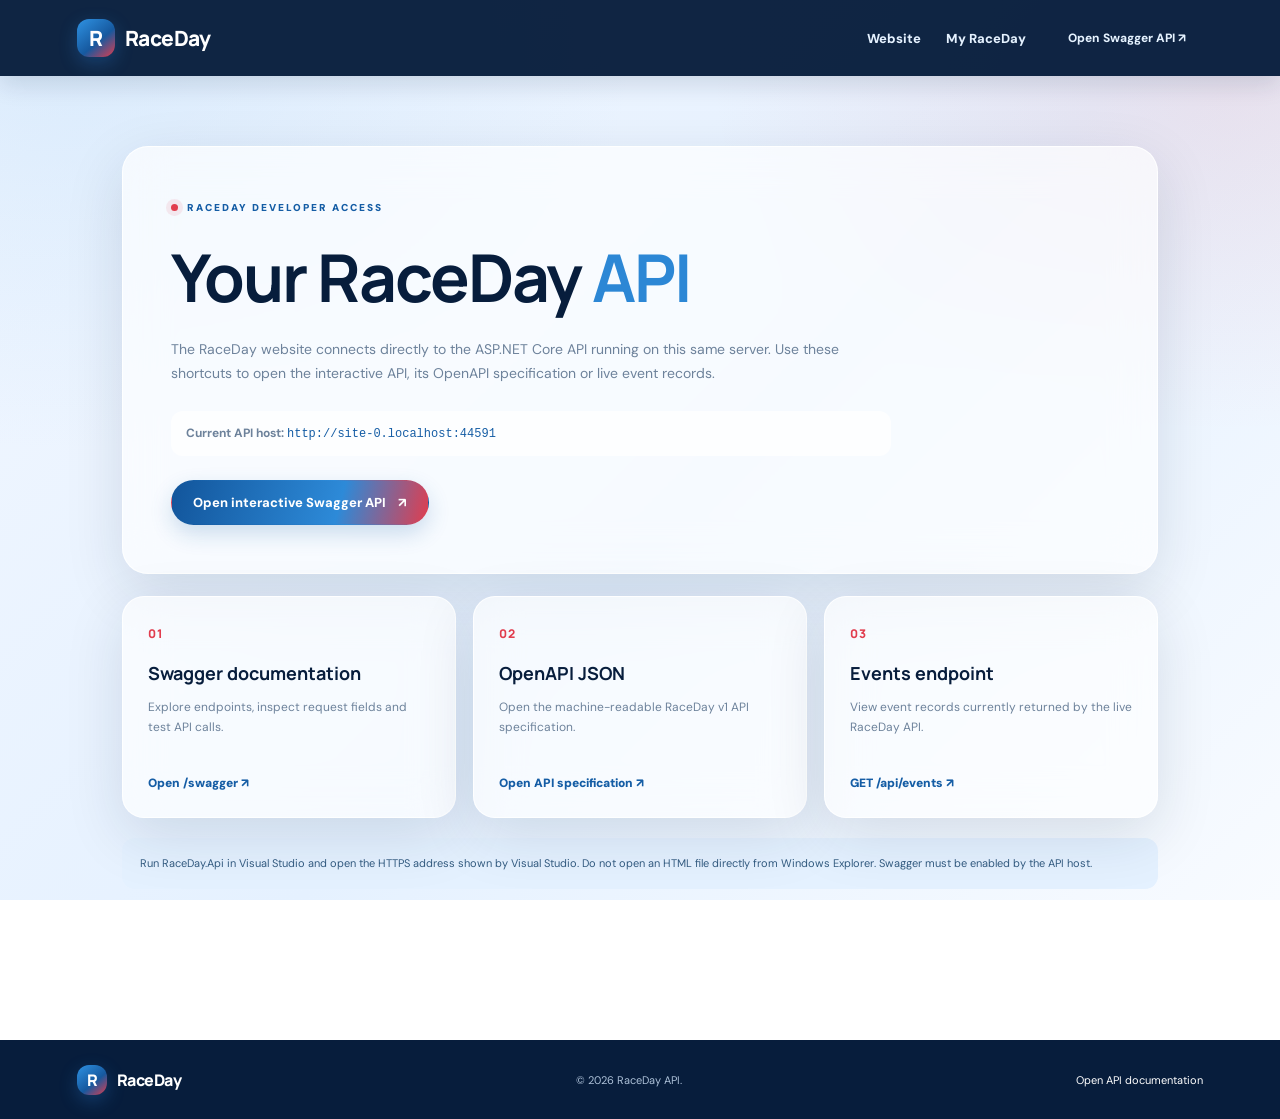
<file: wwwroot/api.html>
<!doctype html>
<html lang="en">
<head>
  <meta charset="utf-8"><meta name="viewport" content="width=device-width,initial-scale=1">
  <title>RaceDay API | Developer access</title>
  <link rel="icon" type="image/svg+xml" href="images/logo.svg"><link rel="stylesheet" href="css/site.css">
</head>
<body class="home-page">
  <header class="topbar"><a class="brand" href="index.html"><span class="brand-mark">R</span><span>RaceDay</span></a>
    <nav class="top-links"><a href="index.html">Website</a><a href="portal.html">My RaceDay</a><a class="button button-small" href="/swagger" target="_blank" rel="noopener">Open Swagger API ↗</a></nav>
  </header>
  <main class="api-access-page">
    <section class="api-access-hero glass-panel">
      <span class="eyebrow"><span class="eyebrow-dot"></span> RACEDAY DEVELOPER ACCESS</span>
      <h1>Your RaceDay <span>API</span></h1>
      <p>The RaceDay website connects directly to the ASP.NET Core API running on this same server. Use these shortcuts to open the interactive API, its OpenAPI specification or live event records.</p>
      <p class="api-base-line"><strong>Current API host:</strong> <code id="apiBaseUrl">Detecting…</code></p>
      <a class="button button-primary api-main-button" href="/swagger" target="_blank" rel="noopener">Open interactive Swagger API <span>↗</span></a>
    </section>
    <section class="api-access-grid">
      <article class="glass-panel api-access-card"><span class="api-card-symbol">01</span><h2>Swagger documentation</h2><p>Explore endpoints, inspect request fields and test API calls.</p><a href="/swagger" target="_blank" rel="noopener">Open /swagger ↗</a></article>
      <article class="glass-panel api-access-card"><span class="api-card-symbol">02</span><h2>OpenAPI JSON</h2><p>Open the machine-readable RaceDay v1 API specification.</p><a href="/swagger/v1/swagger.json" target="_blank" rel="noopener">Open API specification ↗</a></article>
      <article class="glass-panel api-access-card"><span class="api-card-symbol">03</span><h2>Events endpoint</h2><p>View event records currently returned by the live RaceDay API.</p><a href="/api/events" target="_blank" rel="noopener">GET /api/events ↗</a></article>
    </section>
    <p class="api-access-note">Run RaceDay.Api in Visual Studio and open the HTTPS address shown by Visual Studio. Do not open an HTML file directly from Windows Explorer. Swagger must be enabled by the API host.</p>
  </main>
  <footer class="footer"><a class="brand" href="index.html"><span class="brand-mark">R</span><span>RaceDay</span></a><span>© <span id="year"></span> RaceDay API.</span><a href="/swagger">Open API documentation</a></footer>
  <script>document.getElementById('apiBaseUrl').textContent=window.location.origin;document.getElementById('year').textContent=new Date().getFullYear();</script>
</body></html>
</file>
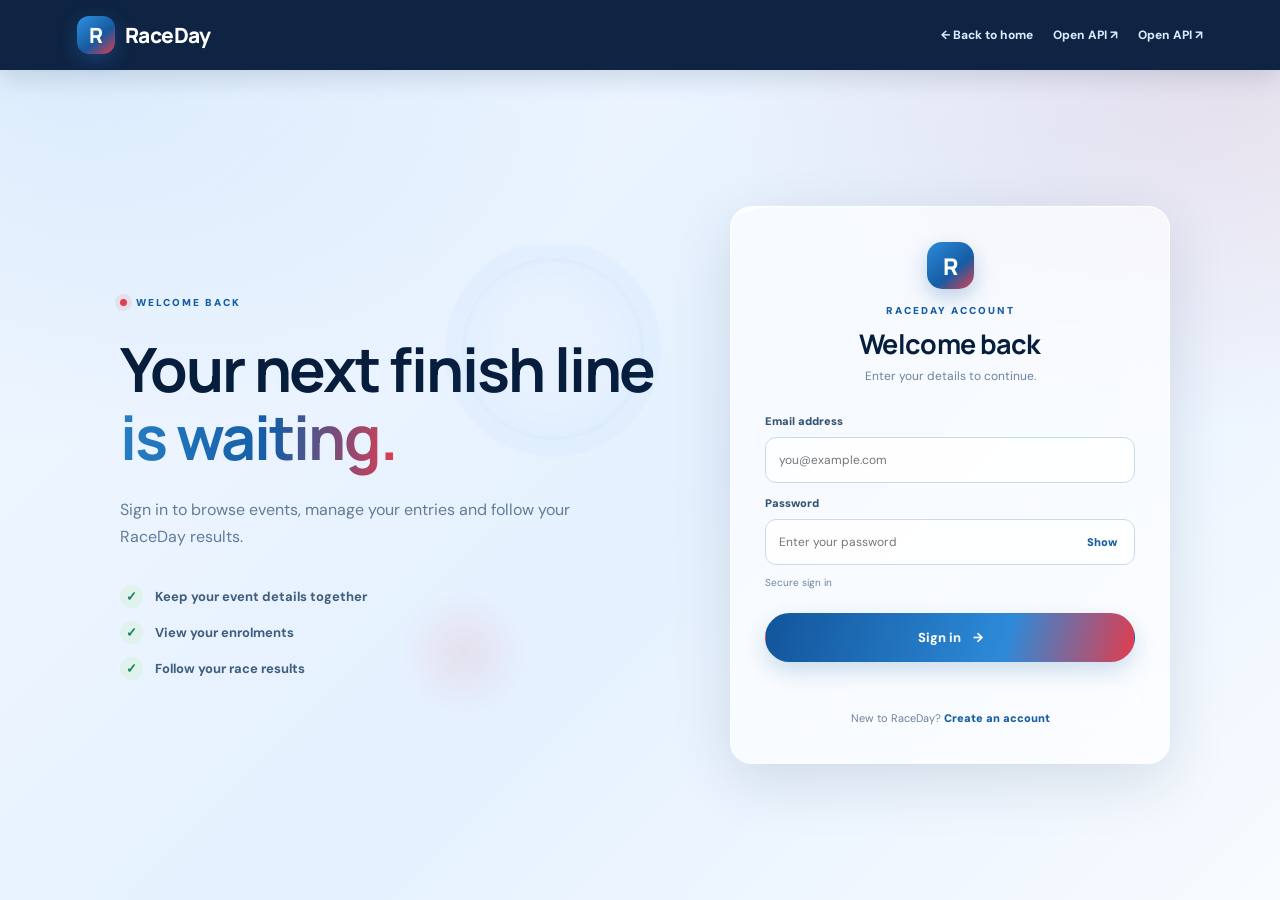
<file: wwwroot/login.html>
<!doctype html>
<html lang="en">
<head><meta charset="utf-8"><meta name="viewport" content="width=device-width,initial-scale=1"><title>Login | RaceDay</title><link rel="icon" type="image/svg+xml" href="images/logo.svg"><link rel="stylesheet" href="css/site.css"></head>
<body class="auth-page">
  <header class="topbar auth-topbar"><a class="brand" href="index.html"><span class="brand-mark">R</span><span>RaceDay</span></a><div class="auth-header-links"><div class="auth-header-links"><a class="back-link" href="index.html">← Back to home</a><a class="back-link" href="/swagger" target="_blank" rel="noopener">Open API ↗</a></div><a class="back-link" href="/swagger" target="_blank" rel="noopener">Open API ↗</a></div></header>
  <main class="auth-layout">
    <section class="auth-story">
      <span class="eyebrow"><span class="eyebrow-dot"></span> WELCOME BACK</span>
      <h1>Your next finish line <span>is waiting.</span></h1>
      <p>Sign in to browse events, manage your entries and follow your RaceDay results.</p>
      <div class="auth-feature-list"><div><span>✓</span> Keep your event details together</div><div><span>✓</span> View your enrolments</div><div><span>✓</span> Follow your race results</div></div>
      <div class="auth-orbit orbit-a"></div><div class="auth-orbit orbit-b"></div>
    </section>
    <section class="auth-card glass-panel">
      <div class="auth-logo">R</div><span class="eyebrow centered-eyebrow">RACEDAY ACCOUNT</span><h2>Welcome back</h2><p class="auth-subtitle">Enter your details to continue.</p>
      <form id="loginForm" class="form-stack">
        <label for="email">Email address</label><input id="email" name="email" type="email" autocomplete="username" placeholder="you@example.com" required maxlength="150">
        <label for="password">Password</label><div class="password-field"><input id="password" name="password" type="password" autocomplete="current-password" placeholder="Enter your password" required><button type="button" data-password-toggle="password">Show</button></div>
        <div class="form-line"><span class="small-muted">Secure sign in</span></div>
        <button class="button button-primary button-wide" type="submit">Sign in <span>→</span></button>
        <p id="authMessage" class="form-message" role="status"></p>
      </form>
      <p class="auth-foot">New to RaceDay? <a href="signup.html">Create an account</a></p>
    </section>
  </main>
  <script src="js/common.js"></script><script src="js/auth.js"></script>
</body>
</html>
</file>
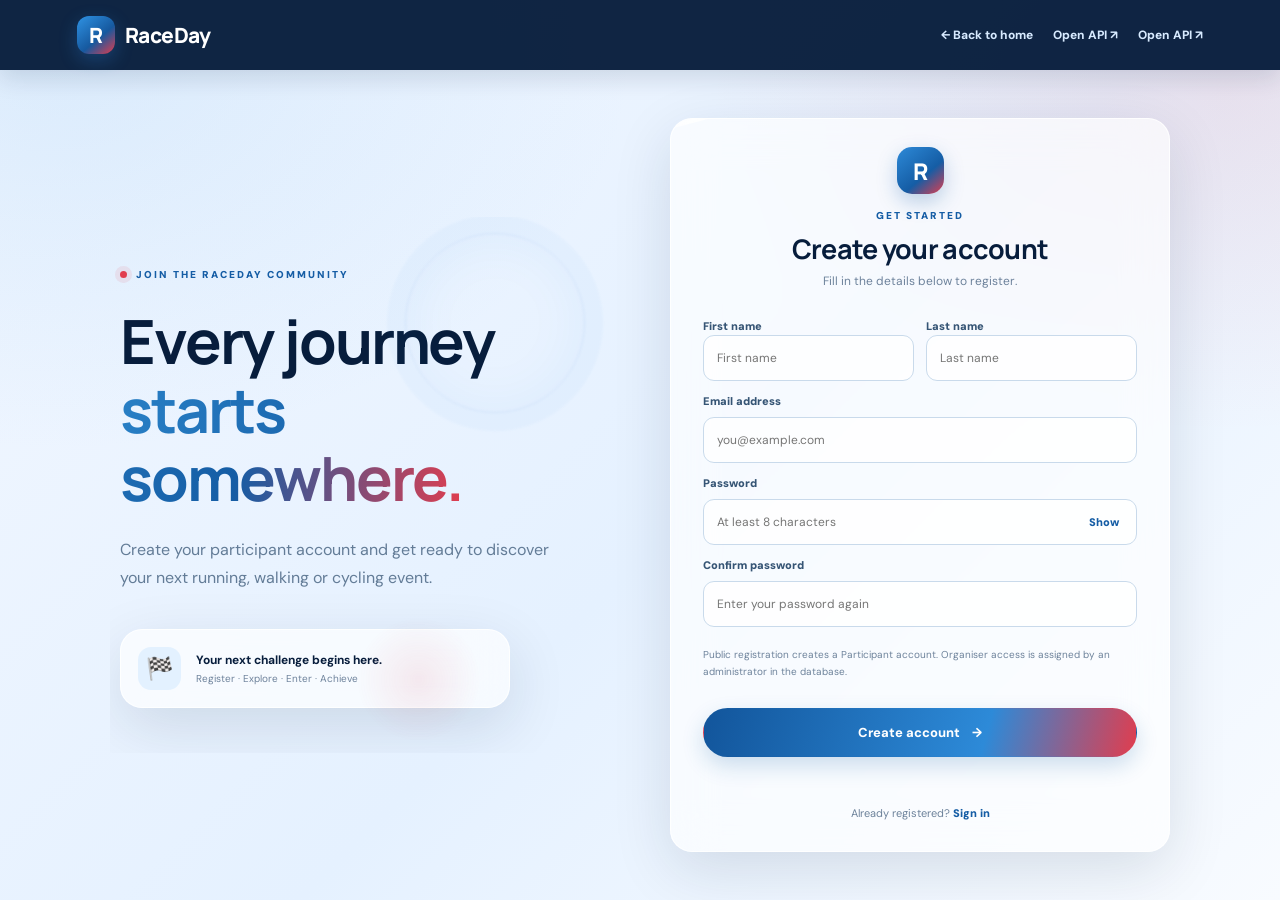
<file: wwwroot/signup.html>
<!doctype html>
<html lang="en">
<head><meta charset="utf-8"><meta name="viewport" content="width=device-width,initial-scale=1"><title>Create account | RaceDay</title><link rel="icon" type="image/svg+xml" href="images/logo.svg"><link rel="stylesheet" href="css/site.css"></head>
<body class="auth-page">
  <header class="topbar auth-topbar"><a class="brand" href="index.html"><span class="brand-mark">R</span><span>RaceDay</span></a><div class="auth-header-links"><div class="auth-header-links"><a class="back-link" href="index.html">← Back to home</a><a class="back-link" href="/swagger" target="_blank" rel="noopener">Open API ↗</a></div><a class="back-link" href="/swagger" target="_blank" rel="noopener">Open API ↗</a></div></header>
  <main class="auth-layout signup-layout">
    <section class="auth-story">
      <span class="eyebrow"><span class="eyebrow-dot"></span> JOIN THE RACEDAY COMMUNITY</span>
      <h1>Every journey <span>starts somewhere.</span></h1>
      <p>Create your participant account and get ready to discover your next running, walking or cycling event.</p>
      <div class="signup-highlight glass-panel"><div class="highlight-symbol">🏁</div><div><strong>Your next challenge begins here.</strong><small>Register · Explore · Enter · Achieve</small></div></div>
      <div class="auth-orbit orbit-a"></div><div class="auth-orbit orbit-b"></div>
    </section>
    <section class="auth-card glass-panel">
      <div class="auth-logo">R</div><span class="eyebrow centered-eyebrow">GET STARTED</span><h2>Create your account</h2><p class="auth-subtitle">Fill in the details below to register.</p>
      <form id="signupForm" class="form-stack">
        <div class="two-fields"><div><label for="firstName">First name</label><input id="firstName" name="firstName" autocomplete="given-name" required minlength="2" maxlength="50" placeholder="First name"></div><div><label for="lastName">Last name</label><input id="lastName" name="lastName" autocomplete="family-name" required minlength="2" maxlength="50" placeholder="Last name"></div></div>
        <label for="email">Email address</label><input id="email" name="email" type="email" autocomplete="email" required maxlength="150" placeholder="you@example.com">
        <label for="password">Password</label><div class="password-field"><input id="password" name="password" type="password" autocomplete="new-password" required minlength="8" maxlength="100" placeholder="At least 8 characters"><button type="button" data-password-toggle="password">Show</button></div>
        <label for="confirmPassword">Confirm password</label><input id="confirmPassword" name="confirmPassword" type="password" autocomplete="new-password" required minlength="8" maxlength="100" placeholder="Enter your password again">
        <p class="small-muted">Public registration creates a Participant account. Organiser access is assigned by an administrator in the database.</p>
        <button class="button button-primary button-wide" type="submit">Create account <span>→</span></button>
        <p id="authMessage" class="form-message" role="status"></p>
      </form>
      <p class="auth-foot">Already registered? <a href="login.html">Sign in</a></p>
    </section>
  </main>
  <script src="js/common.js"></script><script src="js/auth.js"></script>
</body>
</html>
</file>
<file: wwwroot/css/site.css>
@import url('https://fonts.googleapis.com/css2?family=DM+Sans:wght@400;500;600;700;800&family=Manrope:wght@500;600;700;800&display=swap');
:root{--navy:#071d3c;--navy-2:#0c2e5a;--blue:#155da5;--blue-2:#2c87d5;--sky:#8bc8f6;--red:#e13d4e;--red-dark:#b9253a;--ink:#142f4e;--muted:#6d829b;--paper:#f2f7ff;--line:#d6e5f5;--glass:rgba(255,255,255,.66);--shadow:0 18px 60px rgba(7,29,60,.12);--radius:22px}
*{box-sizing:border-box}html{scroll-behavior:smooth}body{margin:0;min-height:100vh;font-family:"DM Sans",Arial,sans-serif;color:var(--ink);background:radial-gradient(ellipse at 5% 6%,#9fcdf544,transparent 33%),radial-gradient(ellipse at 96% 10%,#e13d4e19,transparent 30%),linear-gradient(135deg,#f2f7ff 0%,#e5f1ff 55%,#f8fbff 100%);background-attachment:fixed}a{color:var(--blue);text-decoration:none}button,input,select,textarea{font:inherit}button{cursor:pointer}.hidden{display:none!important}
h1,h2,h3,h4{font-family:Manrope,"DM Sans",sans-serif;color:var(--navy)}p{line-height:1.7}.glass-panel{background:var(--glass);border:1px solid rgba(255,255,255,.86);box-shadow:var(--shadow);backdrop-filter:blur(22px);-webkit-backdrop-filter:blur(22px);border-radius:var(--radius)}
.topbar{height:76px;padding:0 clamp(18px,6vw,88px);display:flex;align-items:center;justify-content:space-between;background:rgba(7,29,60,.96);color:#fff;position:relative;z-index:4;box-shadow:0 8px 25px #071d3c22}.brand{display:inline-flex;align-items:center;gap:10px;color:#fff;font:800 21px Manrope,sans-serif;letter-spacing:-.5px}.brand-mark{width:38px;height:38px;display:grid;place-items:center;border-radius:12px;background:linear-gradient(140deg,#2f93e4,#16599f 58%,#e13d4e);color:#fff;font-weight:900;box-shadow:0 6px 18px #2878c855}.top-links{display:flex;align-items:center;gap:25px;font-size:13px;font-weight:800}.top-links a{color:#e5f2ff}.top-links a:hover{color:#8bc8f6}.nav-link{border-bottom:1px solid #ffffff77;padding-bottom:3px}.text-button{background:transparent;border:0;color:#fff;font-weight:800}.button{border:1px solid transparent;border-radius:999px;padding:13px 21px;display:inline-flex;align-items:center;justify-content:center;gap:12px;font-size:13px;font-weight:800;transition:transform .22s,box-shadow .22s,background .22s;cursor:pointer}.button:hover{transform:translateY(-2px);box-shadow:0 10px 24px #145da533}.button-primary{color:#fff;background:linear-gradient(105deg,#12559b,#2d8ad8 65%,#e13d4e);box-shadow:0 9px 22px #155da533}.button-primary:hover{color:#fff;filter:saturate(1.1)}.button-glass{background:#ffffffb8;border-color:#ffffff;color:var(--blue);box-shadow:0 6px 20px #0c2e5a12}.button-outline{background:#ffffffa6;border-color:#bfd4e9;color:var(--blue)}.button-small{padding:10px 16px;font-size:12px}.button-wide{width:100%;margin-top:9px;padding:15px 20px}.eyebrow{display:inline-flex;align-items:center;gap:9px;color:var(--blue);font-size:10px;letter-spacing:2px;font-weight:900}.eyebrow-dot,.live-dot{display:inline-block;width:7px;height:7px;border-radius:50%;background:var(--red);box-shadow:0 0 0 5px #e13d4e18}
.hero-shell{max-width:1220px;min-height:590px;margin:30px auto 55px;padding:75px 34px 35px;display:grid;grid-template-columns:1.15fr .85fr;align-items:center;gap:40px;overflow:hidden}.hero-copy{padding-left:20px;position:relative;z-index:1}.hero-copy h1{font-size:clamp(42px,5.6vw,72px);line-height:1.08;letter-spacing:-2.6px;margin:24px 0}.hero-copy h1 span,.auth-story h1 span{background:linear-gradient(95deg,#287fc5,#155da5 55%,#e13d4e);background-clip:text;-webkit-background-clip:text;color:transparent}.hero-copy>p{max-width:540px;color:#59728e;font-size:17px}.hero-actions{display:flex;gap:14px;flex-wrap:wrap;margin:30px 0 45px}.hero-stats{display:flex;gap:28px;flex-wrap:wrap}.hero-stats div{display:flex;flex-direction:column;gap:4px}.hero-stats strong{font:800 21px Manrope;color:var(--red)}.hero-stats span{font-size:11px;color:var(--muted);font-weight:700}.hero-art{height:410px;position:relative;display:grid;place-items:center}.orb{position:absolute;border-radius:50%;filter:blur(1px);animation:floatOrb 8s ease-in-out infinite}.orb-one{width:290px;height:290px;background:radial-gradient(circle at 35% 28%,#a6d8ffb8,#287fc52a 60%,transparent 70%);left:5%;top:0}.orb-two{width:210px;height:210px;background:radial-gradient(circle at 35% 30%,#f3a4adb3,#e13d4e17 68%,transparent 72%);right:2%;bottom:5%;animation-delay:-3s}.race-card{position:relative;z-index:1;width:min(345px,90%);padding:30px 28px;transform:rotate(-3deg);animation:cardFloat 6s ease-in-out infinite}.race-card-top{display:flex;justify-content:space-between;align-items:center}.mini-label{font-size:9px;font-weight:900;letter-spacing:1.6px;color:var(--blue)}.race-number{font:800 82px/.95 Manrope;color:var(--navy);margin:24px 0 12px;letter-spacing:-8px}.race-number span{color:var(--red)}.race-card h2{font-size:25px;line-height:1.3;margin:0 0 12px}.race-card p{font-size:13px;color:var(--muted)}.race-card-line{height:5px;border-radius:20px;background:#d8e8f8;margin:25px 0 13px;overflow:hidden}.race-card-line span{display:block;width:76%;height:100%;background:linear-gradient(90deg,var(--blue),var(--red))}.race-card small{color:var(--blue);font-size:9px;font-weight:900;letter-spacing:1.5px}.floating-chip{position:absolute;z-index:2;padding:12px 16px;border-radius:15px;background:#ffffffe0;backdrop-filter:blur(12px);box-shadow:0 12px 28px #071d3c20;font-size:12px;font-weight:800;animation:chipFloat 5.5s ease-in-out infinite}.chip-blue{top:12%;right:-1%;color:var(--blue)}.chip-red{bottom:12%;left:0;color:var(--red);animation-delay:-2s}
.section-wrap,.benefits-wrap{max-width:1140px;margin:0 auto;padding:55px 24px}.section-heading{display:flex;justify-content:space-between;gap:20px;align-items:end;margin-bottom:25px}.section-heading h2{font-size:clamp(28px,3.2vw,39px);letter-spacing:-1px;margin:10px 0}.section-heading p{margin:0;color:var(--muted)}.event-grid{display:grid;grid-template-columns:repeat(3,1fr);gap:20px}.loading-card,.empty-card{grid-column:1/-1;padding:35px;border-radius:18px;color:var(--muted);text-align:center}.event-card{overflow:hidden;border-radius:20px;background:#ffffffb8;border:1px solid #ffffff;box-shadow:0 10px 30px #071d3c0d;transition:.25s}.event-card:hover{transform:translateY(-5px);box-shadow:var(--shadow)}.event-card-banner{height:115px;padding:18px;background:linear-gradient(125deg,#13599f,#3993da 62%,#e13d4e);position:relative;overflow:hidden}.event-card-banner:after{content:"";position:absolute;width:180px;height:180px;border:1px solid #ffffff3b;border-radius:50%;right:-32px;top:-92px;box-shadow:0 0 0 23px #ffffff0a,0 0 0 47px #ffffff0a}.event-type{display:inline-block;color:#fff;background:#071d3c55;border:1px solid #ffffff4a;padding:6px 10px;border-radius:99px;font-size:9px;letter-spacing:1px;font-weight:900;text-transform:uppercase}.event-card-body{padding:20px}.event-card h3{font-size:18px;margin:0 0 10px}.event-meta{display:flex;flex-wrap:wrap;gap:7px 14px;color:var(--muted);font-size:11px;margin:12px 0}.event-card p{color:#657d97;font-size:12px;margin:0 0 18px}.event-card .button{width:100%}.status-pill{display:inline-flex;padding:5px 10px;border-radius:99px;font-size:10px;font-weight:900;background:#e3f4ec;color:#17694f}.status-pill.closed{background:#fff0df;color:#9a5c18}.status-pill.completed{background:#e9eefa;color:#3e5b81}.benefits-wrap{padding-top:20px;padding-bottom:90px}.centered{justify-content:center;text-align:center}.benefit-grid{display:grid;grid-template-columns:repeat(3,1fr);gap:18px}.benefit-card{padding:28px}.benefit-icon{width:44px;height:44px;border-radius:14px;display:grid;place-items:center;font-size:23px;font-weight:900;margin-bottom:20px}.blue-icon{background:#e1f1ff;color:var(--blue)}.red-icon{background:#ffe6e9;color:var(--red)}.navy-icon{background:#e7eef8;color:var(--navy)}.benefit-card h3{margin:0 0 10px;font-size:18px}.benefit-card p{font-size:13px;color:var(--muted);margin:0}.footer{padding:25px clamp(18px,6vw,88px);background:#071d3c;color:#adc1d8;display:flex;justify-content:space-between;align-items:center;gap:18px;font-size:11px}.footer .brand{font-size:16px}.footer .brand-mark{width:30px;height:30px}.footer a:last-child{color:#fff}
.auth-page{min-height:100vh;overflow-x:hidden}.auth-topbar{height:70px}.back-link{font-size:12px;font-weight:800;color:#d7eaff}.auth-layout{max-width:1110px;min-height:calc(100vh - 70px);margin:auto;padding:48px 25px;display:grid;grid-template-columns:1fr 440px;gap:65px;align-items:center}.auth-story{position:relative;min-height:420px;padding:45px 10px;overflow:hidden}.auth-story h1{font-size:clamp(42px,5vw,61px);line-height:1.12;letter-spacing:-2px;margin:24px 0}.auth-story>p{max-width:455px;color:#637c97;font-size:16px}.auth-feature-list{display:grid;gap:13px;margin-top:35px;color:#3f5e7d;font-size:13px;font-weight:700}.auth-feature-list div{display:flex;gap:12px;align-items:center}.auth-feature-list span{width:23px;height:23px;border-radius:50%;display:grid;place-items:center;background:#dff2ec;color:#17815a}.auth-card{position:relative;z-index:1;padding:35px 34px;animation:glassRise .85s cubic-bezier(.2,.75,.2,1) both;overflow:hidden}.auth-card:before{content:"";position:absolute;inset:-2px auto auto -30%;width:70%;height:5px;background:linear-gradient(90deg,transparent,#ffffffd9,transparent);transform:rotate(-15deg);animation:glassSweep 8s ease-in-out infinite}.auth-logo{width:47px;height:47px;margin:0 auto 15px;border-radius:15px;display:grid;place-items:center;background:linear-gradient(140deg,#2d8ad8,#155da5 60%,#e13d4e);color:#fff;font:900 23px Manrope;box-shadow:0 8px 20px #155da544}.centered-eyebrow{display:flex;justify-content:center}.auth-card h2{text-align:center;margin:8px 0 4px;font-size:27px;letter-spacing:-.7px}.auth-subtitle{text-align:center;color:var(--muted);font-size:12px;margin:0 0 23px}.form-stack{display:flex;flex-direction:column;gap:9px}.form-stack label{font-size:11px;font-weight:900;color:#365575;margin-top:4px}.form-stack input:not([type=checkbox]){width:100%;height:46px;padding:0 13px;border:1px solid #c9daeb;border-radius:11px;background:#ffffffc9;color:var(--ink);outline:0;font-size:12px;transition:.2s}.form-stack input:focus{border-color:var(--blue-2);box-shadow:0 0 0 4px #2c87d522;background:#fff}.password-field{position:relative}.password-field input{padding-right:65px!important}.password-field button{position:absolute;right:12px;top:50%;transform:translateY(-50%);border:0;background:none;color:var(--blue);font-size:11px;font-weight:900}.form-line{display:flex;justify-content:space-between;align-items:center;margin:2px 0 6px}.form-stack .checkbox-label{display:flex;align-items:center;gap:7px;font-weight:600;color:#647d96}.checkbox-label input{accent-color:var(--blue)}.small-muted{font-size:10px!important;color:var(--muted)!important}.form-message{min-height:18px;margin:0;font-size:11px;color:var(--red);line-height:1.5}.form-message.success{color:#13744e}.auth-foot{text-align:center;color:var(--muted);font-size:11px;margin:20px 0 0}.auth-foot a{color:var(--blue);font-weight:900}.two-fields{display:grid;grid-template-columns:1fr 1fr;gap:12px}.two-fields>div{min-width:0}.signup-layout{grid-template-columns:1fr 500px}.signup-layout .auth-card{padding:28px 32px}.signup-highlight{display:flex;align-items:center;gap:15px;max-width:390px;padding:17px;margin-top:38px}.highlight-symbol{width:43px;height:43px;border-radius:13px;background:#e3f1ff;display:grid;place-items:center;font-size:22px}.signup-highlight strong,.signup-highlight small{display:block}.signup-highlight strong{font-size:12px;color:var(--navy)}.signup-highlight small{font-size:10px;color:var(--muted);margin-top:4px}.auth-orbit{position:absolute;border-radius:50%;pointer-events:none;filter:blur(1px);animation:floatOrb 9s ease-in-out infinite}.orbit-a{width:180px;height:180px;border:1px solid #2c87d522;right:4%;top:3%;box-shadow:inset 0 0 55px #2c87d50e,0 0 0 18px #2c87d508}.orbit-b{width:125px;height:125px;background:radial-gradient(circle,#e13d4e18,transparent 70%);right:25%;bottom:2%;animation-delay:-4s}
.portal-page{background:#edf4fc}.portal-topbar{height:65px;padding:0 28px;background:#071d3c;display:flex;align-items:center;justify-content:space-between}.portal-top-actions{display:flex;align-items:center;gap:17px}.portal-top-actions .top-home{font-size:11px;color:#c5d9ed;font-weight:800}.user-chip{color:#fff;font-size:11px;font-weight:800;border-left:1px solid #ffffff35;padding-left:15px}.portal-shell{min-height:calc(100vh - 65px);display:grid;grid-template-columns:235px 1fr}.sidebar{background:#0b2850;color:#c2d6ed;padding:28px 16px 18px;display:flex;flex-direction:column}.sidebar-heading{display:grid;gap:8px;padding:0 12px 24px;border-bottom:1px solid #ffffff1b}.sidebar-heading .eyebrow{color:#79b9ef}.sidebar-heading strong{font:700 14px Manrope;color:#fff}.side-nav{display:grid;gap:6px;padding-top:20px}.side-nav button{display:flex;align-items:center;gap:12px;padding:12px;border:0;border-radius:11px;background:transparent;text-align:left;color:#b9cde2;font-size:12px;font-weight:800}.side-nav button span{width:22px;text-align:center;font-size:16px}.side-nav button:hover,.side-nav button.active{background:#ffffff18;color:#fff}.side-nav button.active{box-shadow:inset 3px 0 var(--red)}.sidebar-bottom{margin-top:auto;display:flex;align-items:center;gap:10px;font-size:10px;color:#90abc8;padding:20px 10px 0}.sidebar-bottom .live-dot{width:6px;height:6px;background:#35c98d;box-shadow:0 0 0 4px #35c98d22}.portal-main{padding:35px clamp(18px,4vw,55px);min-width:0}.portal-heading{display:flex;align-items:center;justify-content:space-between;gap:20px;margin-bottom:26px}.portal-heading h1{font-size:31px;letter-spacing:-1px;margin:7px 0 3px}.portal-heading p{margin:0;color:var(--muted);font-size:12px}.portal-content-grid{display:grid;grid-template-columns:repeat(3,1fr);gap:15px}.stat-card{padding:20px;border:1px solid #fff;border-radius:17px;background:#ffffffb7;box-shadow:0 7px 25px #071d3c0b}.stat-card span{font-size:10px;color:var(--muted);font-weight:800}.stat-card strong{display:block;font:800 29px Manrope;color:var(--navy);margin-top:7px}.stat-card i{font-style:normal;font-size:10px;color:var(--blue);font-weight:800}.panel{background:#ffffffc7;border:1px solid white;border-radius:18px;padding:20px;box-shadow:0 8px 26px #071d3c0c;margin-bottom:18px;min-width:0}.panel-header{display:flex;justify-content:space-between;align-items:center;gap:15px;margin-bottom:16px}.panel-header h2,.panel h2{font-size:16px;margin:0}.panel p{color:var(--muted);font-size:12px}.table-wrap{overflow:auto}table{width:100%;border-collapse:collapse;min-width:600px}th,td{text-align:left;padding:12px 10px;border-bottom:1px solid #e3edf7;font-size:11px;vertical-align:middle}th{font-size:9px;letter-spacing:1px;text-transform:uppercase;color:#6d829b}td{color:#35516e}.table-actions{display:flex;gap:6px;flex-wrap:wrap}.mini-button{border:1px solid #bfd4e9;border-radius:9px;padding:7px 10px;background:#fff;color:var(--blue);font-size:10px;font-weight:900}.mini-button.danger{color:var(--red);border-color:#f0c5cb}.form-grid{display:grid;grid-template-columns:repeat(2,minmax(0,1fr));gap:13px}.form-grid .span-all{grid-column:1/-1}.field label{display:block;font-size:10px;color:#3f5e7d;font-weight:900;margin:0 0 6px}.field input,.field select,.field textarea{width:100%;min-height:40px;border:1px solid #cddded;border-radius:10px;padding:9px 11px;background:#fff;color:var(--ink);font-size:11px;outline:0}.field textarea{min-height:82px;resize:vertical}.field input:focus,.field select:focus,.field textarea:focus{border-color:var(--blue-2);box-shadow:0 0 0 3px #2c87d51b}.form-actions{display:flex;gap:9px;align-items:center;flex-wrap:wrap;margin-top:14px}.notice{padding:13px 15px;border-radius:12px;background:#e5f2ff;color:#245d91;font-size:11px;margin:12px 0}.notice.warning{background:#fff1dd;color:#86571e}.notice.error{background:#ffe8eb;color:#9f2638}.detail-grid{display:grid;grid-template-columns:1.1fr .9fr;gap:16px}.category-row{display:flex;align-items:center;justify-content:space-between;gap:15px;padding:13px 0;border-bottom:1px solid #e2edf7}.category-row:last-child{border-bottom:0}.category-row strong{display:block;font-size:12px;color:var(--navy)}.category-row small{color:var(--muted);font-size:10px}.price-tag{color:var(--blue);font-weight:900;font-size:12px}.empty-state{text-align:center;padding:35px;color:var(--muted);font-size:12px}.empty-state strong{display:block;font:700 17px Manrope;color:var(--navy);margin-bottom:8px}.toast{position:fixed;right:22px;bottom:22px;z-index:50;max-width:360px;background:#092449;color:#fff;padding:13px 17px;border-radius:13px;box-shadow:0 13px 35px #071d3c33;font-size:12px;opacity:0;transform:translateY(12px);pointer-events:none;transition:.25s}.toast.show{opacity:1;transform:translateY(0)}.toast.error{background:#9f2638}.loading-card{padding:24px;border-radius:16px;color:var(--muted);font-size:12px}.helper-message{font-size:11px;color:var(--muted)}
@keyframes floatOrb{0%,100%{transform:translate3d(0,0,0)}50%{transform:translate3d(0,-18px,0)}}@keyframes cardFloat{0%,100%{transform:translateY(0) rotate(-3deg)}50%{transform:translateY(-12px) rotate(-1deg)}}@keyframes chipFloat{0%,100%{transform:translateY(0) rotate(0)}50%{transform:translateY(-10px) rotate(2deg)}}@keyframes glassRise{from{opacity:0;transform:translateY(25px) scale(.985)}to{opacity:1;transform:translateY(0) scale(1)}}@keyframes glassSweep{0%,25%{left:-80%}65%,100%{left:130%}}
@media(max-width:980px){.hero-shell{grid-template-columns:1fr .8fr;padding-top:50px;gap:15px}.auth-layout,.signup-layout{grid-template-columns:1fr 410px;gap:28px}.portal-shell{grid-template-columns:205px 1fr}.portal-main{padding:28px 20px}}
@media(max-width:760px){.topbar{padding:0 16px}.top-links{gap:12px;font-size:11px}.hero-shell{grid-template-columns:1fr;padding:50px 22px 15px;margin:15px auto}.hero-art{height:330px}.hero-copy{padding:0}.event-grid,.benefit-grid{grid-template-columns:1fr 1fr}.section-heading{align-items:start;flex-direction:column}.auth-layout,.signup-layout{grid-template-columns:1fr;max-width:550px;gap:10px;padding:22px 18px}.auth-story{min-height:0;padding:20px 3px 5px}.auth-story h1{font-size:38px;margin:14px 0}.auth-story>p{font-size:13px}.auth-feature-list{display:none}.auth-orbit{display:none}.auth-card{padding:27px 22px}.signup-highlight{display:none}.portal-shell{grid-template-columns:1fr}.sidebar{padding:12px;display:block}.sidebar-heading{display:none}.side-nav{display:flex;overflow:auto;padding:0}.side-nav button{white-space:nowrap;flex-shrink:0}.sidebar-bottom{display:none}.portal-main{padding:22px 14px}.portal-heading h1{font-size:25px}.portal-content-grid{grid-template-columns:1fr 1fr}.detail-grid{grid-template-columns:1fr}.portal-topbar{padding:0 13px}.portal-top-actions{gap:9px}.portal-top-actions .top-home{display:none}.user-chip{font-size:10px}}
@media(max-width:480px){.brand{font-size:17px}.top-links{gap:9px}.top-links>a:nth-child(2){display:none}.top-links .button-small{padding:9px 11px}.hero-copy h1{font-size:42px}.hero-stats{gap:15px}.event-grid,.benefit-grid{grid-template-columns:1fr}.footer{flex-direction:column;text-align:center}.portal-content-grid{grid-template-columns:1fr 1fr}.portal-heading .button{display:none}.auth-card{padding:25px 18px}.two-fields{grid-template-columns:1fr}.form-grid{grid-template-columns:1fr}.form-grid .span-all{grid-column:auto}.user-chip{max-width:145px;overflow:hidden;text-overflow:ellipsis;white-space:nowrap}.portal-top-actions .button{padding:8px 10px}}
@media(prefers-reduced-motion:reduce){*,*::before,*::after{animation-duration:.01ms!important;animation-iteration-count:1!important;scroll-behavior:auto!important;transition-duration:.01ms!important}}

.status-pill.closed{background:#fff0df;color:#955a1d}.status-pill.cancelled{background:#f0f2f5;color:#637487;text-decoration:line-through}.status-pill.completed{background:#e9f0ff;color:#365c8b}.status-pill.paid{background:#ddf5e9;color:#17694f}.status-pill.pending{background:#fff3df;color:#865d1d}

.public-event-main{max-width:1080px;margin:44px auto;padding:0 22px 70px}.dark-back{display:inline-block;color:var(--blue);margin:0 0 18px;font-size:12px;font-weight:900}.public-event-hero{overflow:hidden;border-radius:24px;background:#ffffffc9;border:1px solid #fff;box-shadow:var(--shadow)}.public-event-hero .event-card-banner{height:135px;display:flex;align-items:start;justify-content:space-between;padding:22px}.public-event-number{color:#ffffffc9;font:800 12px Manrope;letter-spacing:2px}.public-event-copy{padding:30px}.public-event-copy h1{font-size:clamp(30px,4vw,45px);letter-spacing:-1.4px;margin:9px 0}.public-event-copy>p{color:var(--muted);max-width:760px}.public-event-lower{display:grid;grid-template-columns:1.2fr .8fr;gap:20px;margin-top:30px}.public-category-list{display:grid;gap:12px}.public-category{padding:18px 20px;display:flex;justify-content:space-between;align-items:center;gap:18px}.public-category h3{font-size:16px;margin:5px 0}.public-category p{font-size:11px;color:var(--muted);margin:0}.public-category>strong{color:var(--blue);font-size:14px}.route-card{align-self:start}.route-card h2{font-size:17px}.route-card p{font-size:12px;color:var(--muted)}.route-card a{font-size:12px;font-weight:900}
@media(max-width:760px){.public-event-main{margin:24px auto}.public-event-lower{grid-template-columns:1fr}.public-event-copy{padding:23px 18px}.public-event-hero .event-card-banner{height:105px}}

/* National discovery filters, activity cards and special cause events */
.event-filter{padding:22px;margin:20px 0 22px;border-radius:19px}
.filter-grid{display:grid;grid-template-columns:repeat(4,minmax(0,1fr));gap:13px}
.filter-field label{display:block;margin:0 0 7px;color:#365575;font-size:10px;font-weight:900}
.filter-field input,.filter-field select{width:100%;min-height:42px;border:1px solid #c9daeb;border-radius:10px;background:#ffffffd9;padding:9px 11px;color:var(--ink);font:12px "DM Sans",sans-serif;outline:0}
.filter-field input:focus,.filter-field select:focus{border-color:var(--blue-2);box-shadow:0 0 0 3px #2c87d522}
.filter-actions{display:flex;align-items:center;gap:11px;flex-wrap:wrap;margin-top:17px}
.filter-hint,.directory-note{font-size:10px;color:var(--muted);line-height:1.6}
.filter-hint{flex:1 1 280px}
.results-bar{display:flex;justify-content:space-between;gap:12px;align-items:center;margin:10px 2px 15px;color:var(--muted);font-size:10px}
.results-bar strong{color:var(--navy);font-size:12px}
.event-card-banner{display:flex;align-items:flex-start;justify-content:space-between;gap:8px}
.event-activity{position:relative;z-index:1;color:#fff;font-size:9px;font-weight:900;text-shadow:0 1px 3px #071d3c55;text-align:right}
.event-type.kind-special{background:#a82649}
.card-footer{display:flex;align-items:center;justify-content:space-between;gap:8px;flex-wrap:wrap}
.card-footer .button{width:auto;padding:9px 13px;font-size:10px}
.external-entry-link{display:inline-block;margin-top:12px;font-size:10px;font-weight:900;color:var(--red)}
.directory-grid{display:grid;grid-template-columns:repeat(4,1fr);gap:14px}
.directory-card{display:flex;flex-direction:column;gap:10px;padding:19px;color:var(--ink);transition:transform .2s,box-shadow .2s}
.directory-card:hover{transform:translateY(-4px);box-shadow:var(--shadow)}
.directory-icon{font-size:25px}
.directory-card strong{font:800 14px Manrope;color:var(--navy)}
.directory-card span:not(.directory-icon){font-size:11px;color:var(--muted);line-height:1.6;flex:1}
.directory-card b{font-size:10px;color:var(--blue)}
.directory-note{margin:14px 2px 0}
.external-wrap{padding-top:24px}
.special-wrap{padding-top:15px;padding-bottom:65px}
.special-grid{display:grid;grid-template-columns:repeat(2,1fr);gap:17px}
.special-card{position:relative;overflow:hidden;padding:26px;border-radius:20px;border:1px solid #ffffff;background:linear-gradient(135deg,#ffffffd9,#fff0f3d9);box-shadow:0 12px 35px #6c193012}
.special-card:after{content:"";position:absolute;width:180px;height:180px;right:-55px;top:-78px;border:1px solid #d63b5830;border-radius:50%;box-shadow:0 0 0 20px #d63b5808,0 0 0 42px #d63b5808;pointer-events:none}
.special-label{font-size:9px;letter-spacing:1.5px;font-weight:900;color:#b32c4b}
.special-card h3{font-size:21px;margin:11px 0 8px}
.special-card p{font-size:11px;color:#6a7890;line-height:1.6}
.special-facts{display:flex;gap:8px;flex-wrap:wrap;margin:17px 0}
.special-facts b{background:#fff;border:1px solid #f2d6dc;border-radius:9px;padding:8px 10px;color:#962b45;font-size:10px}
.special-card .button{position:relative;z-index:1;padding:10px 15px;font-size:10px}
.empty-card{display:flex;flex-direction:column;gap:8px;align-items:center}
.empty-card strong{font:800 17px Manrope;color:var(--navy)}
.empty-card span{max-width:600px;line-height:1.6}
.slot-list{margin-top:16px}
@media(max-width:980px){.filter-grid{grid-template-columns:repeat(2,minmax(0,1fr))}.directory-grid{grid-template-columns:repeat(2,1fr)}}
@media(max-width:560px){.filter-grid{grid-template-columns:1fr}.directory-grid,.special-grid{grid-template-columns:1fr}.filter-actions .button{width:100%}.results-bar{align-items:flex-start;flex-direction:column}}

.special-themes{display:flex;align-items:center;gap:8px;flex-wrap:wrap;margin-top:18px}
.special-themes span{width:100%;font-size:10px;font-weight:900;color:var(--muted);margin-bottom:2px}
.special-themes b{padding:8px 11px;border:1px solid #d9e6f3;border-radius:99px;background:#ffffffad;color:#355775;font-size:10px}


/* API access landing page */
.auth-header-links{display:flex;align-items:center;gap:20px}
.api-access-page{max-width:1080px;margin:70px auto;padding:0 22px 70px}
.api-access-hero{padding:48px;border-radius:26px}
.api-access-hero h1{font-size:clamp(40px,6vw,66px);letter-spacing:-2px;margin:16px 0}
.api-access-hero h1 span{color:var(--blue-2)}
.api-access-hero>p{max-width:720px;color:var(--muted);font-size:14px}
.api-base-line{margin-top:25px;padding:12px 15px;border-radius:12px;background:#ffffffb8;font-size:12px!important}
.api-base-line code{color:var(--blue);overflow-wrap:anywhere}
.api-main-button{margin-top:12px}
.api-access-grid{display:grid;grid-template-columns:repeat(3,1fr);gap:17px;margin-top:22px}
.api-access-card{padding:25px}
.api-card-symbol{font:800 12px Manrope;color:var(--red);letter-spacing:1px}
.api-access-card h2{font-size:18px;margin:18px 0 8px}
.api-access-card p{min-height:62px;color:var(--muted);font-size:12px}
.api-access-card a{font-size:12px;font-weight:900}
.api-access-note{padding:16px 18px;border-radius:13px;background:#e4f1ff;color:#335c81;font-size:11px;margin-top:20px}
@media(max-width:760px){.api-access-grid{grid-template-columns:1fr}.api-access-hero{padding:28px 22px}.api-access-page{margin:32px auto}.auth-header-links{gap:12px}}
</file>
